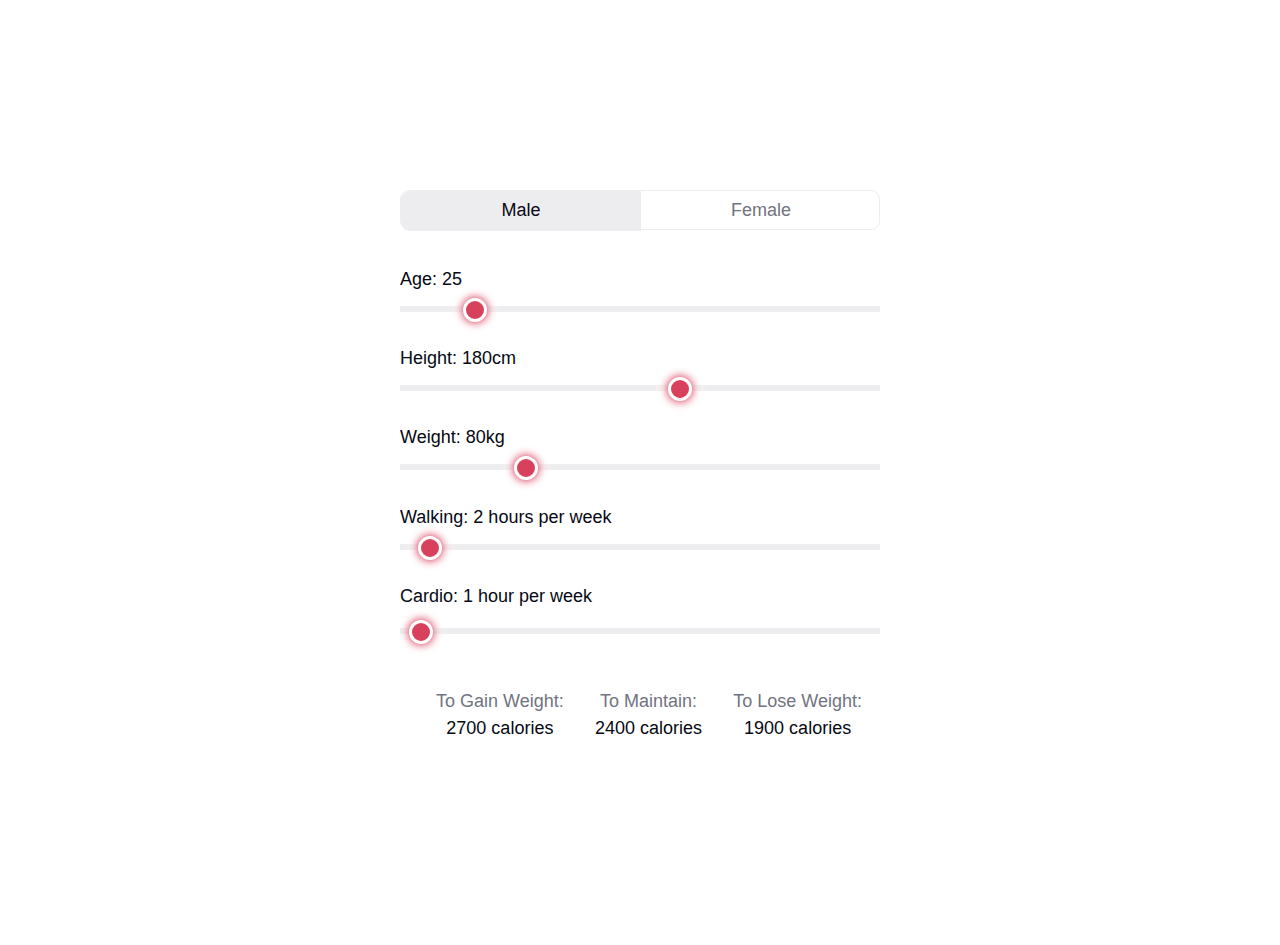
<file: work.html>
<!doctype html>
<html lang="en">
<head>
<style>
body {
  min-height: 100vh;
  display: flex;
  align-items: center;
  justify-content: center;
}

:root {
  --primary-color: #435fda;
  --secondary-color: #d8415c;
  --body-font-size: 16px;
  --line-height: 1.5;
  --content-width: 480px;
  --background-color: #fff;
  --background-color-secondary: #f8f8f9;
  --text-color: #060914;
  --text-color--muted: #71737f;
  --line-color: #ededef;
}

@media (prefers-color-scheme: dark) {
  :root {
    --primary-color: #657bdb;
    --primary-color--translucent: rgba(85, 106, 195, 0.3);
    --secondary-color: #d93d59;
    --background-color: #060913;
    --background-color-secondary: #0f1424;
    --text-color: #e4e4e7;
    --text-color--muted: #838690;
    --line-color: #303341;
  }
}

html {
  font-size: 100%;
  background-color: var(--background-color);
  color: var(--text-color);
}

body {
  font-family: "Geomanist", sans-serif;
  font-size: var(--body-font-size);
  line-height: var(--line-height);
  padding: .5em .5em 2em .5em;
  margin: 0;
}

.wrapper {
  max-width: var(--content-width);
  margin: calc(var(--line-height) * .5em) auto 0 auto;
}

.results {
  margin-top: .5em;
  text-align: center;
}

.results > div {
  margin-bottom: .5em;
}

@media (min-width: 440px) {
  :root {
    --body-font-size: 18px;
    --line-height: 1.5;
  }

  .results {
    margin: 2em 1em 0 2em;
    display: flex;
    justify-content: space-between;
    column-gap: 1em;
  }
  .results > div {
    margin-bottom: 0;
  }
}

.choose-gender {
  display: flex;
  align-items: stretch;
  margin-bottom: 2em;
}

.segmented-control {
  flex: 1;
  text-align: center;
  line-height: 2em;
  border: 1px solid var(--line-color);
}

.segmented-control:first-child {
  border-radius: 0.5em 0 0 0.5em;
}

.segmented-control:last-child {
  border-radius: 0 0.5em 0.5em 0;
}

.results {
  color: var(--text-color--muted);
}

.results span {
  font-weight: 500;
  color: var(--text-color);
}

/* The crazy stuff that needs to be here for the custom input styling */
input[type="range"] {
  -webkit-appearance: none;
  margin: 18px 0;
  width: 100%;
  transition: all 0.265ms ease-out;
}

input[type="range"]:not(:last-of-type) {
  margin-top: 0;
  margin-bottom: 2.5em;
}

input[type="range"]:focus {
  outline: none;
}

input[type="range"]::-webkit-slider-runnable-track {
  width: 100%;
  height: 6px;
  cursor: pointer;
  background: var(--line-color);
}

input[type="range"]::-webkit-slider-thumb {
  box-shadow: 0 0 8px 1px var(--secondary-color),
    0 0 16px 4px var(--background-color);
  border: 3px solid #fff;
  height: 24px;
  width: 24px;
  border-radius: 50%;
  background: var(--secondary-color);
  cursor: pointer;
  -webkit-appearance: none;
  margin-top: -8px;
}
input[type="range"]:focus::-webkit-slider-runnable-track {
  background: var(--secondary-color);
}

input[type="radio"] {
  -webkit-appearance: none;
  display: none;
}

.segmented-control input[type="radio"] + label {
  border: 1px solid rgba(0, 0, 0, 0);
  width: 100%;
  height: 100%;
  display: block;
  cursor: pointer;
  color: var(--text-color--muted);
}

.segmented-control input[type="radio"]:checked + label {
  background-color: var(--line-color);
  width: 100%;
  height: 100%;
  display: block;
  color: var(--text-color);
}

.segmented-control input[type="radio"]:focus + label {
  border: 1px solid var(--secondary-color);
}

.segmented-control:first-child input[type="radio"]:checked + label {
  border-radius: 0.5em 0 0 0.5em;
}

.segmented-control:last-child input[type="radio"]:checked + label {
  border-radius: 0 0.5em 0.5em 0;
}

input[type=range]::-moz-range-track {
  width: 100%;
  height: 100%;
  cursor: pointer;
  background: var(--line-color);
}

input[type=range]::-moz-range-thumb {
    box-shadow: 0 0 8px 1px var(--secondary-color),
    0 0 16px 4px var(--background-color);
  border: 3px solid #fff;
  height: 24px;
  width: 24px;
  border-radius: 50%;
  background: var(--secondary-color);
  cursor: pointer;
  -webkit-appearance: none;
  margin-top: -8px;
}
</style>
<script>
$(".calculator input").on("input change", function (event) {
  var parameterName =  $(this).attr("id").split("calc-")[1];
  var centimeters = $(this).val()
  
  switch (parameterName) {
    case "height":
      $("#calc-height_value").html("Height: " + centimeters + " cm");
      break;
    case "weight":
      var kg = $(this).val();
      $("#calc-weight_value").html("Weight: " + kg + " kg");
      break;
    case "age":
      $("#calc-age_value").html("Age: " + $(this).val());
      break;
    case "cardio":
      $("#calc-cardio_value").html("Cardio: " + $(this).val() + " hours per week");
      break;
    case "walking":
      $("#calc-walking_value").html("Walking: " + $(this).val() + " hours per week");
      break;
  }
  
  var height = parseInt($("#calc-height").val(), 10);
  var age = parseInt($("#calc-age").val(), 10);
  var weight = parseInt($("#calc-weight").val(), 10);
  var walking = parseInt($("#calc-walking").val(), 10);
  var cardio = parseInt($("#calc-cardio").val(), 10);
  var gender = $(".calculator input[name='gender']:checked").val();
  
  // The Harris–Benedict equations revised by Mifflin and St Jeor in 1990: 'A new predictive equation for resting energy expenditure in healthy individuals'
  var bmr = parseInt(10 * weight + 6.25 * height - 5 * age, 10) + (gender === "male" ? 5 : -161);
  bmr = bmr * 1.2;
  bmr += walking*60*(.03 * weight*1/0.45) / 7;
  bmr += cardio*60*(.07 * weight*1/0.45) / 7;
  bmr = Math.floor(bmr);
  
  var targetGainWeight = Math.round((bmr+300) / 100) * 100;
  var targetMaintain = Math.round((bmr) / 100) * 100;
  var targetLoseWeight = Math.round((bmr-500) / 100) * 100;
  
  $("#calc-target-gain span").html(targetGainWeight + " calories");
    $("#calc-target-maintain span").html(targetMaintain + " calories");
   $("#calc-target-lose span").html(targetLoseWeight + " calories");
});
</script>
</head>
<body>

<div id="bmr-calculator" class="wrapper">
  <div class="calculator">
    <div class="choose-gender">
    <div class="segmented-control"><input id="calc-gender-male" type="radio" name="gender" value="male" checked=""><label for="calc-gender-male">Male</label></div>
      <div class="segmented-control">
    <input id="calc-gender-female" type="radio" name="gender" value="female"><label for="calc-gender-female">Female</label></div>
    </div>
    <label for="calc-age" id="calc-age_value">Age: 25</label>
    <input id="calc-age" type="range" value="25" min="13" max="100">
    <label for="calc-height" id="calc-height_value">Height: 180cm</label>
    <input id="calc-height" type="range" value="180" min="80" max="250">
    <label for="calc-weight" id="calc-weight_value">Weight: 80kg</label>
    <input id="calc-weight" type="range" value="80" min="40" max="200">
    <label for="calc-walking" id="calc-walking_value">Walking: 2 hours per week</label>
    <input id="calc-walking" type="range" value="2" min="0" max="50">
    <label for="calc-cardio" id="calc-cardio_value">Cardio: 1 hour per week</label>
    <input id="calc-cardio" type="range" value="1" min="0" max="50">
  </div>
  <div class="results">
    <div id="calc-target-gain">
      To Gain Weight:<br>
      <span>2700 calories</span>
    </div>
    <div id="calc-target-maintain">
      To Maintain:<br>
      <span>2400 calories</span>
    </div>
    <div id="calc-target-lose">
      To Lose Weight:<br>
      <span>1900 calories</span>
    </div>
  </div>
 </div>
  </body>
</html>
</file>
